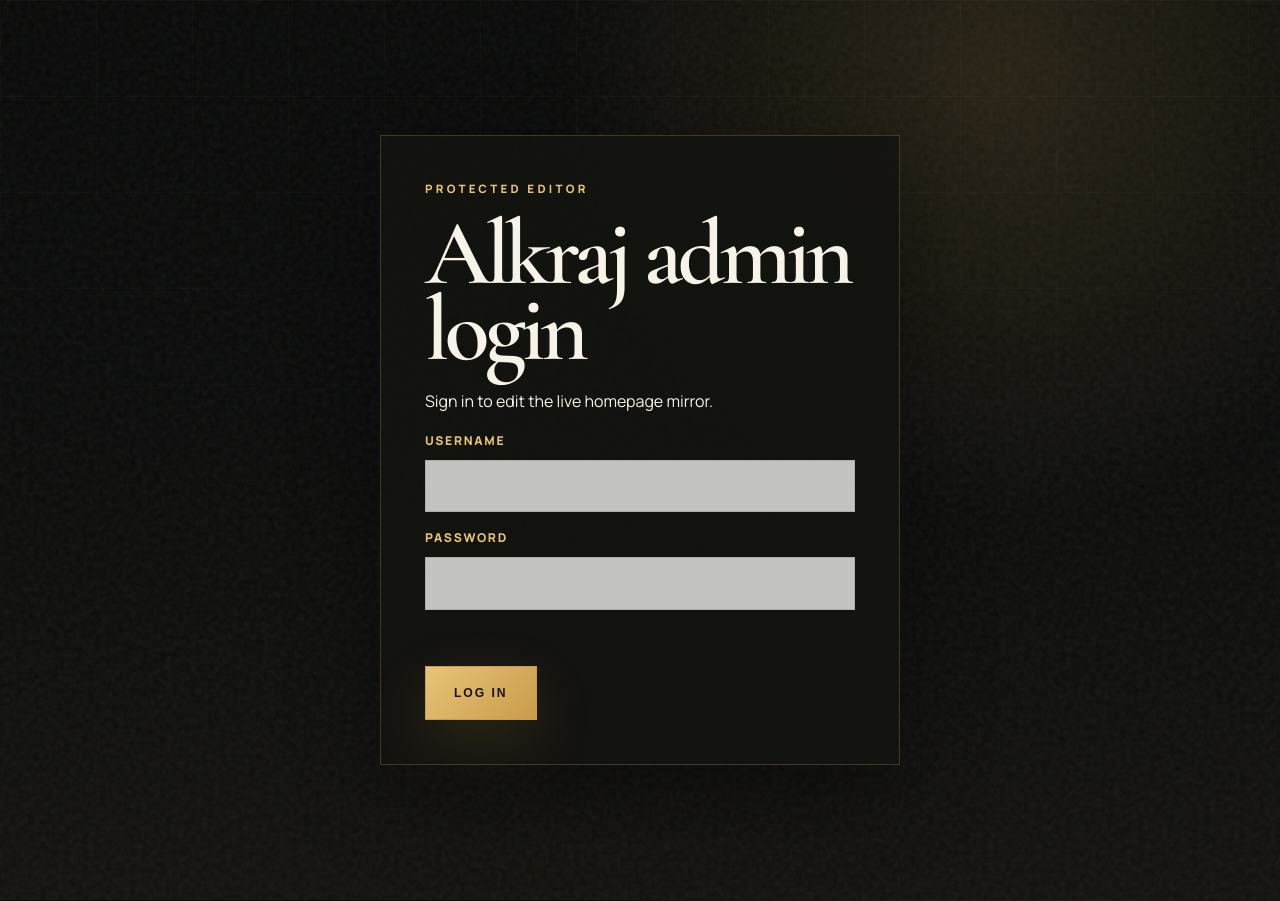
<file: edit/index.html>
<!doctype html>
<html lang="en">
  <head>
    <meta charset="UTF-8" />
    <meta name="viewport" content="width=device-width, initial-scale=1.0" />
    <meta name="robots" content="noindex, nofollow" />
    <title>Edit Homepage | Alkraj Real Estate</title>
    <link rel="preconnect" href="https://fonts.googleapis.com" />
    <link rel="preconnect" href="https://fonts.gstatic.com" crossorigin />
    <link
      href="https://fonts.googleapis.com/css2?family=Cormorant+Garamond:wght@500;600;700&family=Manrope:wght@300..800&display=swap"
      rel="stylesheet"
    />
    <link rel="stylesheet" href="../styles.css" />
  </head>
  <body class="admin-page">
    <div class="admin-login" data-login-screen>
      <form class="admin-login-card" data-login-form>
        <p class="eyebrow">Protected editor</p>
        <h1>Alkraj admin login</h1>
        <p>Sign in to edit the live homepage mirror.</p>
        <label>Username<input type="text" name="username" autocomplete="username" required /></label>
        <label>Password<input type="password" name="password" autocomplete="current-password" required /></label>
        <p class="admin-login-error" data-login-error role="alert"></p>
        <button class="button primary" type="submit">Log in</button>
      </form>
    </div>

    <div class="admin-workspace" data-admin-app hidden>
      <header class="site-header">
        <nav class="navbar" aria-label="Primary navigation">
          <a class="brand" href="#home" aria-label="Alkraj Real Estate home">
            <span class="brand-mark">A</span>
            <span>
              <strong>Alkraj Developers</strong>
              <small>Luxury Real Estate</small>
            </span>
          </a>
          <button class="menu-toggle" type="button" aria-expanded="false" aria-controls="primary-menu">
            <span class="sr-only">Toggle menu</span>
            <span aria-hidden="true"></span>
            <span aria-hidden="true"></span>
          </button>
          <div class="nav-links" id="primary-menu">
            <a href="#properties">Properties</a>
            <a href="#services">Services</a>
            <a href="#experience">Experience</a>
            <a class="nav-cta" href="#contact">Book a tour</a>
          </div>
        </nav>
      </header>

      <aside class="admin-toolbar" aria-label="Homepage editor controls">
        <strong>Homepage editor</strong>
        <button type="button" data-preview-toggle>Preview</button>
        <button type="button" data-save-content>Save Changes</button>
        <button type="button" data-reset-draft>Reset Changes</button>
        <button type="button" data-logout>Logout</button>
        <small data-save-status>Unsaved draft</small>
      </aside>

      <main id="home" data-home-root data-admin-canvas aria-live="polite"></main>

      <footer class="site-footer">
        <p>© <span id="year"></span> Alkraj Real Estate. Luxury property advisory.</p>
        <a href="#home">Back to top</a>
      </footer>
    </div>

    <input class="sr-only" type="file" accept="image/*" data-image-upload />
    <script src="../script.js"></script>
    <script src="edit.js"></script>
  </body>
</html>
</file>
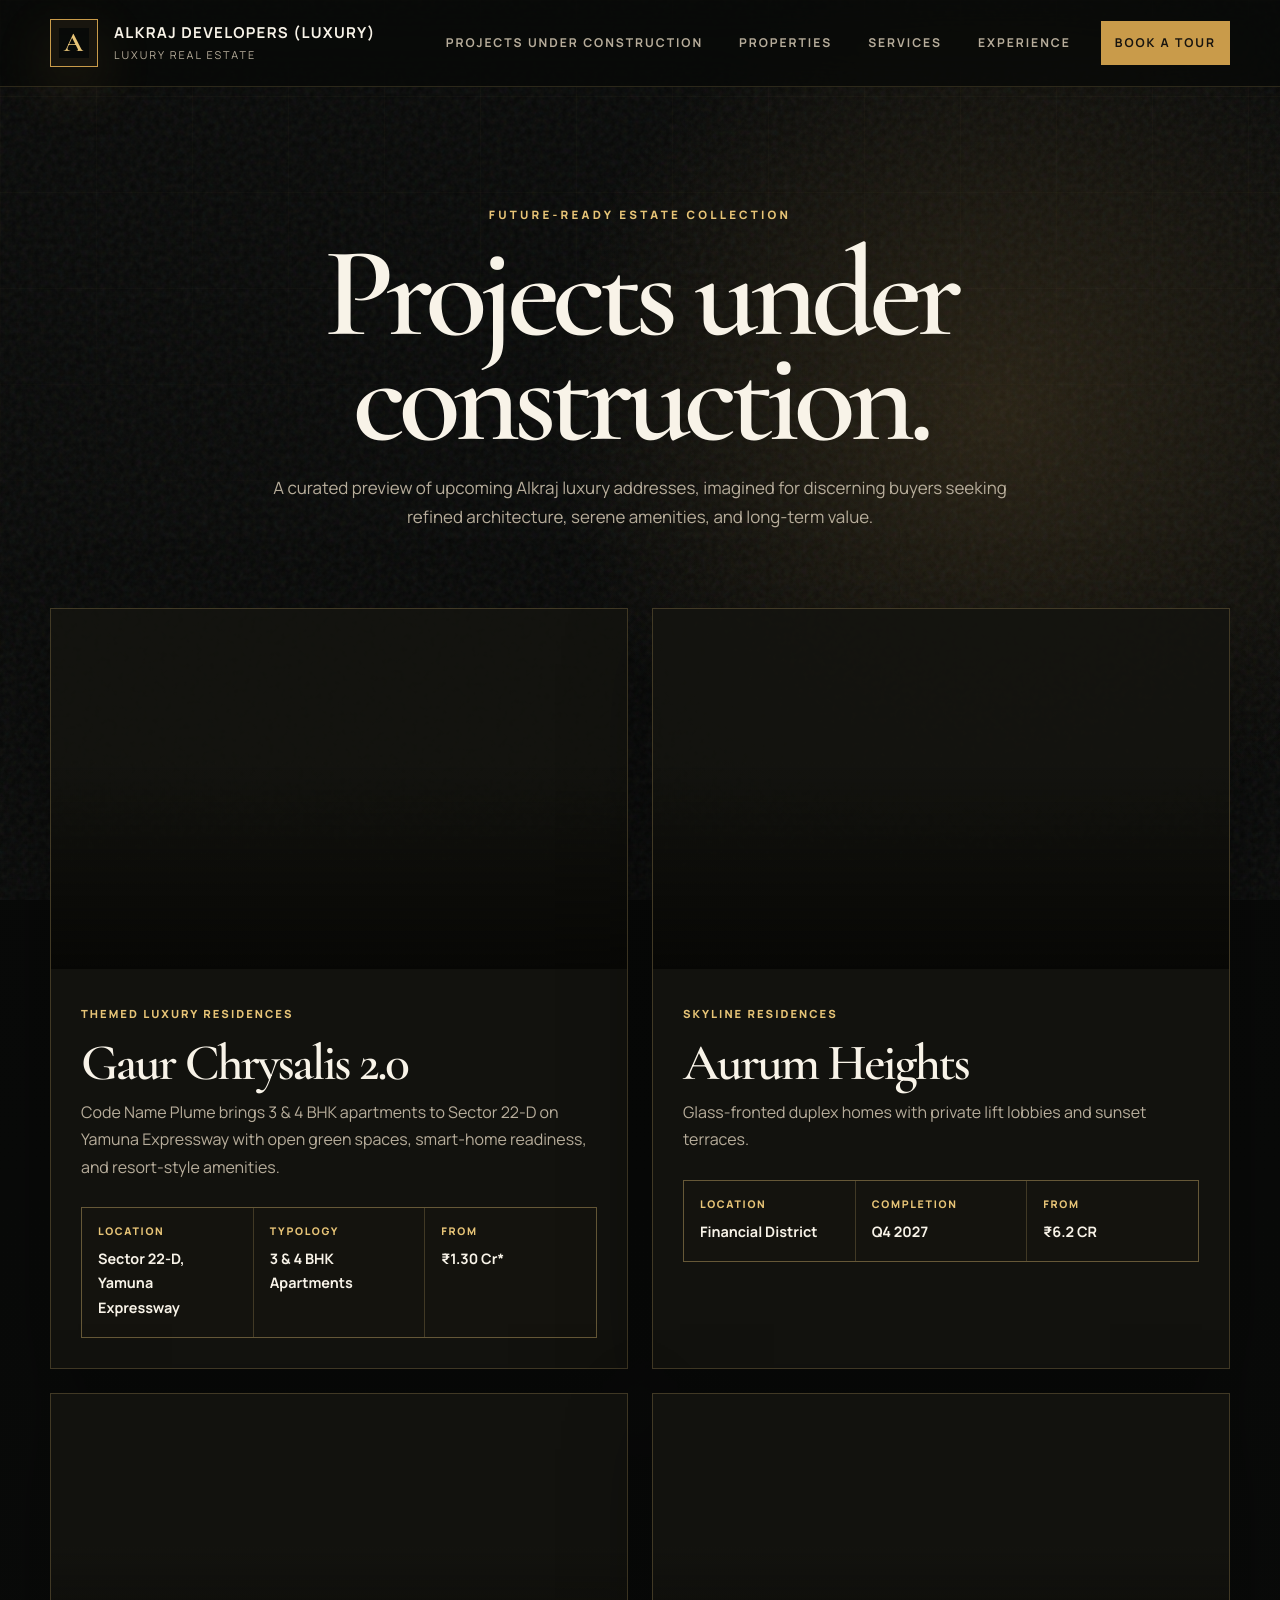
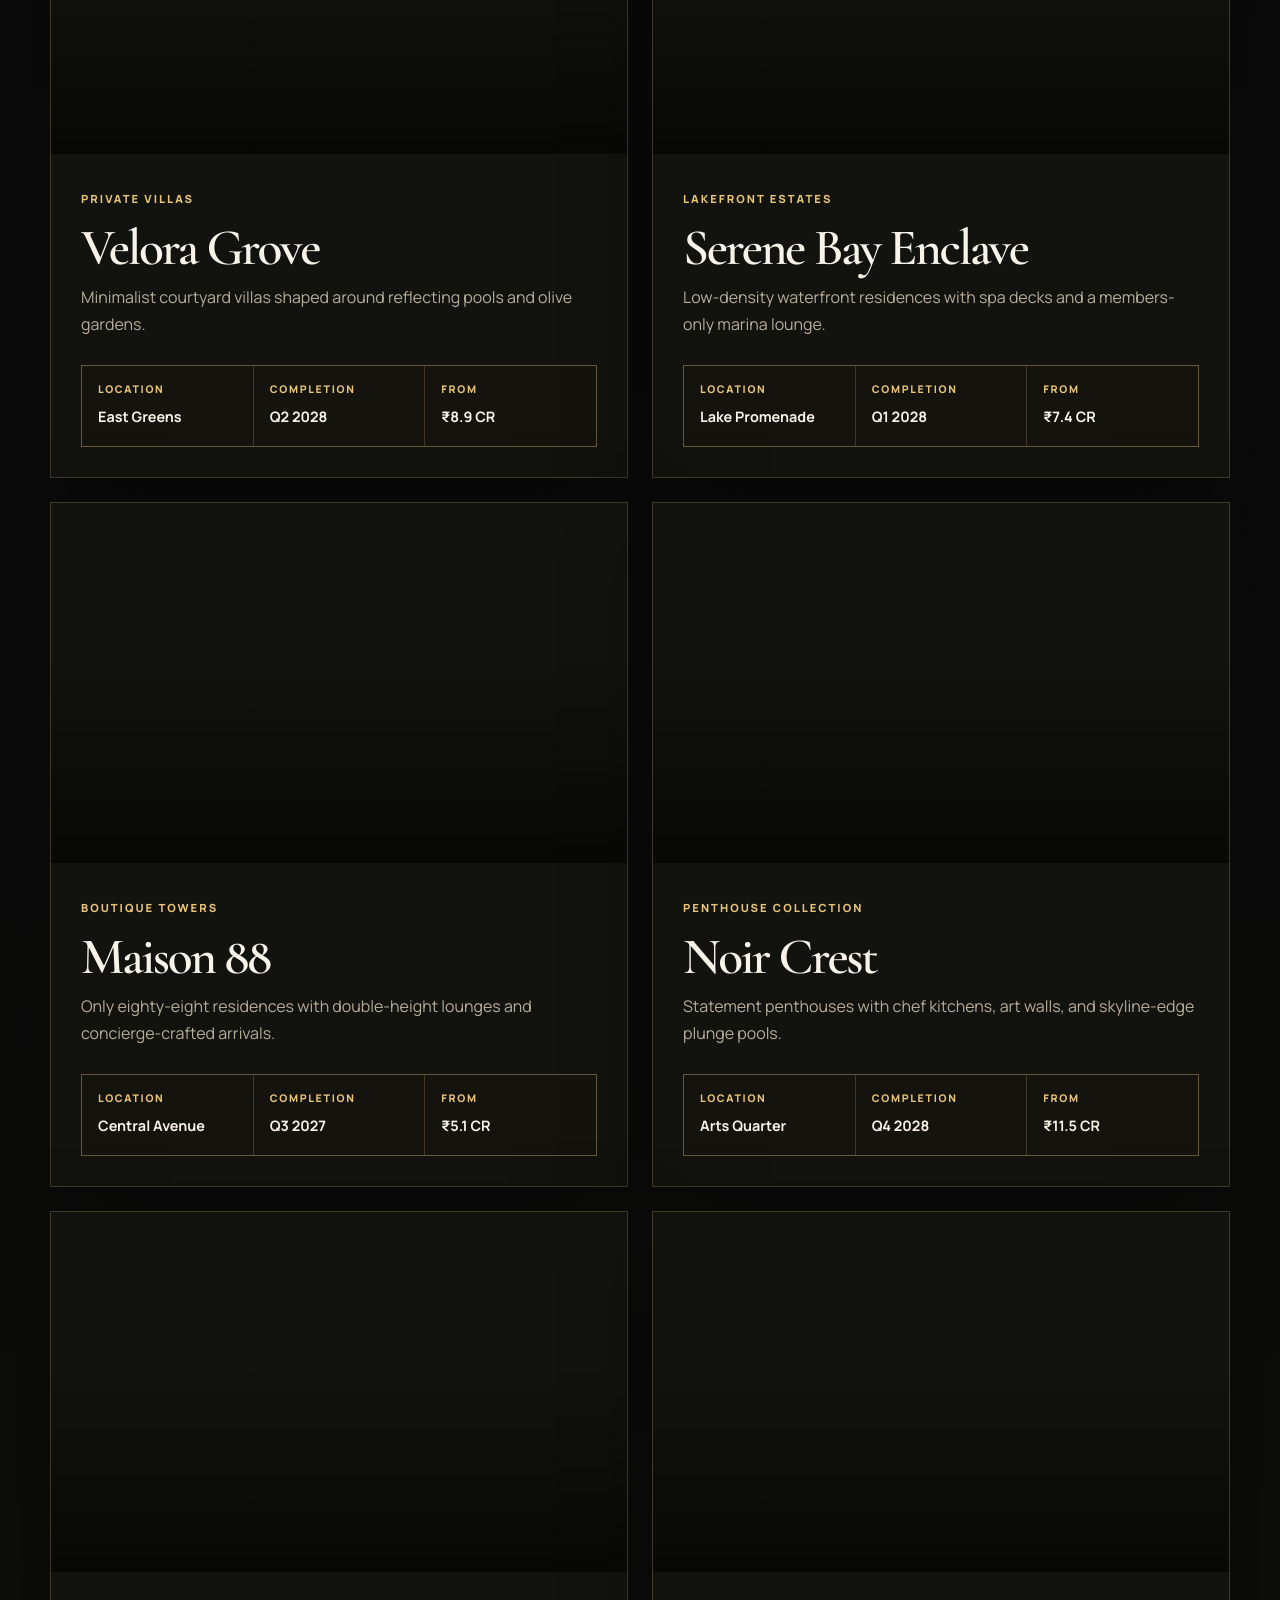
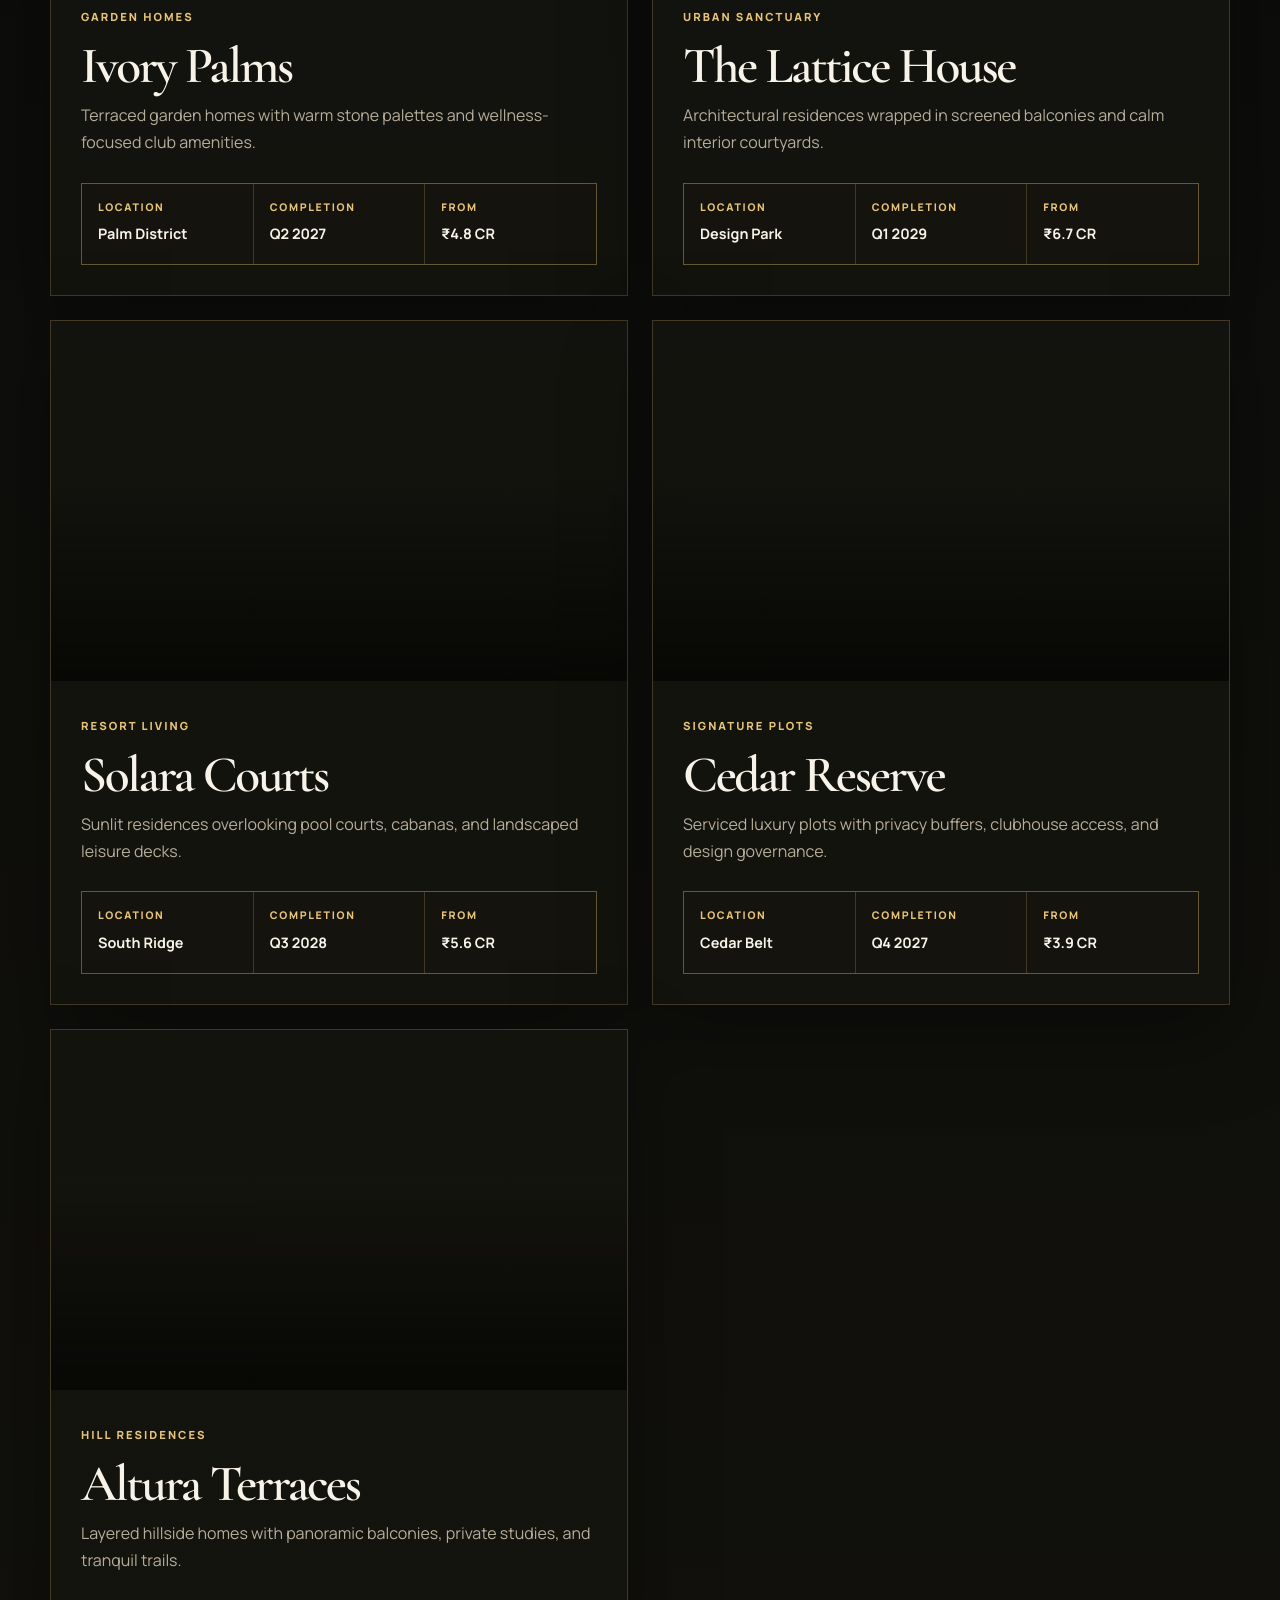
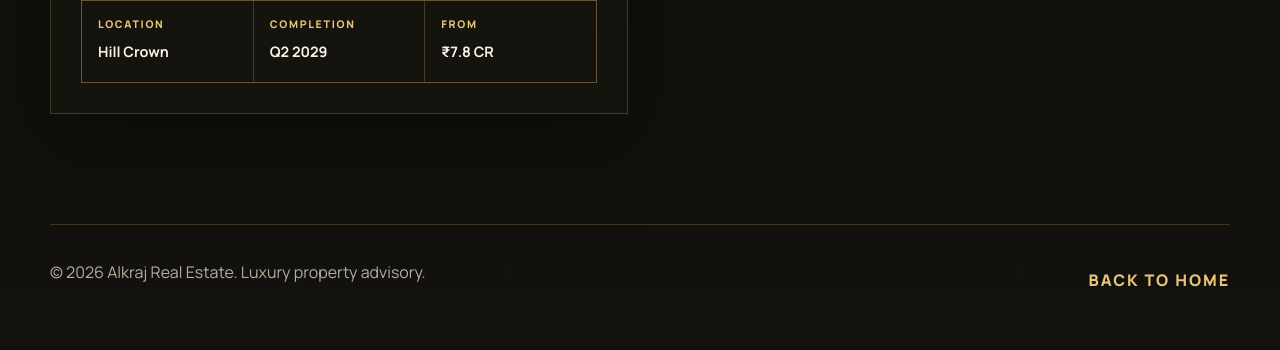
<file: projects-under-construction.html>
<!doctype html>
<html lang="en">
  <head>
    <meta charset="UTF-8" />
    <meta name="viewport" content="width=device-width, initial-scale=1.0" />
    <meta
      name="description"
      content="Explore Alkraj Developers luxury projects under construction with curated mock residences and investment opportunities."
    />
    <title>Projects Under Construction | Alkraj Developers (Luxury)</title>
    <link rel="preconnect" href="https://fonts.googleapis.com" />
    <link rel="preconnect" href="https://fonts.gstatic.com" crossorigin />
    <link
      href="https://fonts.googleapis.com/css2?family=Cormorant+Garamond:wght@500;600;700&family=Manrope:wght@300..800&display=swap"
      rel="stylesheet"
    />
    <link rel="stylesheet" href="styles.css" />
  </head>
  <body>
    <header class="site-header">
      <nav class="navbar" aria-label="Primary navigation">
        <a class="brand" href="index.html#home" aria-label="Alkraj Real Estate home">
          <span class="brand-mark">A</span>
          <span>
            <strong>Alkraj Developers (Luxury)</strong>
            <small>Luxury Real Estate</small>
          </span>
        </a>
        <button
          class="menu-toggle"
          type="button"
          aria-expanded="false"
          aria-controls="primary-menu"
        >
          <span class="sr-only">Toggle menu</span>
          <span aria-hidden="true"></span>
          <span aria-hidden="true"></span>
        </button>
        <div class="nav-links" id="primary-menu">
          <a href="projects-under-construction.html" aria-current="page">Projects Under Construction</a>
          <a href="index.html#properties">Properties</a>
          <a href="index.html#services">Services</a>
          <a href="index.html#experience">Experience</a>
          <a class="nav-cta" href="index.html#contact">Book a tour</a>
        </div>
      </nav>
    </header>

    <main class="projects-page">
      <section class="projects-hero section-shell">
        <p class="eyebrow">Future-ready estate collection</p>
        <h1>Projects under construction.</h1>
        <p>
          A curated preview of upcoming Alkraj luxury addresses, imagined for discerning buyers seeking refined architecture,
          serene amenities, and long-term value.
        </p>
      </section>

      <section class="construction-grid section-shell" aria-label="Projects under construction listings">
        <article class="construction-card">
          <div class="construction-image" style="background-image: linear-gradient(180deg, transparent 42%, rgba(9, 9, 7, 0.78)), url('https://images.unsplash.com/photo-1600607687920-4e2a09cf159d?auto=format&fit=crop&w=1200&q=84')"></div>
          <div class="construction-content"><span class="tag">Themed luxury residences</span><h2>Gaur Chrysalis 2.0</h2><p>Code Name Plume brings 3 &amp; 4 BHK apartments to Sector 22-D on Yamuna Expressway with open green spaces, smart-home readiness, and resort-style amenities.</p><dl><div><dt>Location</dt><dd>Sector 22-D, Yamuna Expressway</dd></div><div><dt>Typology</dt><dd>3 &amp; 4 BHK Apartments</dd></div><div><dt>From</dt><dd>₹1.30 Cr*</dd></div></dl></div>
        </article>
        <article class="construction-card">
          <div class="construction-image" style="background-image: linear-gradient(180deg, transparent 42%, rgba(9, 9, 7, 0.78)), url('https://images.unsplash.com/photo-1600607687644-c7171b42498b?auto=format&fit=crop&w=1200&q=84')"></div>
          <div class="construction-content"><span class="tag">Skyline residences</span><h2>Aurum Heights</h2><p>Glass-fronted duplex homes with private lift lobbies and sunset terraces.</p><dl><div><dt>Location</dt><dd>Financial District</dd></div><div><dt>Completion</dt><dd>Q4 2027</dd></div><div><dt>From</dt><dd>₹6.2 CR</dd></div></dl></div>
        </article>
        <article class="construction-card">
          <div class="construction-image" style="background-image: linear-gradient(180deg, transparent 42%, rgba(9, 9, 7, 0.78)), url('https://images.unsplash.com/photo-1600047509807-ba8f99d2cdde?auto=format&fit=crop&w=1200&q=84')"></div>
          <div class="construction-content"><span class="tag">Private villas</span><h2>Velora Grove</h2><p>Minimalist courtyard villas shaped around reflecting pools and olive gardens.</p><dl><div><dt>Location</dt><dd>East Greens</dd></div><div><dt>Completion</dt><dd>Q2 2028</dd></div><div><dt>From</dt><dd>₹8.9 CR</dd></div></dl></div>
        </article>
        <article class="construction-card">
          <div class="construction-image" style="background-image: linear-gradient(180deg, transparent 42%, rgba(9, 9, 7, 0.78)), url('https://images.unsplash.com/photo-1600566753190-17f0baa2a6c3?auto=format&fit=crop&w=1200&q=84')"></div>
          <div class="construction-content"><span class="tag">Lakefront estates</span><h2>Serene Bay Enclave</h2><p>Low-density waterfront residences with spa decks and a members-only marina lounge.</p><dl><div><dt>Location</dt><dd>Lake Promenade</dd></div><div><dt>Completion</dt><dd>Q1 2028</dd></div><div><dt>From</dt><dd>₹7.4 CR</dd></div></dl></div>
        </article>
        <article class="construction-card">
          <div class="construction-image" style="background-image: linear-gradient(180deg, transparent 42%, rgba(9, 9, 7, 0.78)), url('https://images.unsplash.com/photo-1600573472591-ee6b68d14c68?auto=format&fit=crop&w=1200&q=84')"></div>
          <div class="construction-content"><span class="tag">Boutique towers</span><h2>Maison 88</h2><p>Only eighty-eight residences with double-height lounges and concierge-crafted arrivals.</p><dl><div><dt>Location</dt><dd>Central Avenue</dd></div><div><dt>Completion</dt><dd>Q3 2027</dd></div><div><dt>From</dt><dd>₹5.1 CR</dd></div></dl></div>
        </article>
        <article class="construction-card">
          <div class="construction-image" style="background-image: linear-gradient(180deg, transparent 42%, rgba(9, 9, 7, 0.78)), url('https://images.unsplash.com/photo-1600607688969-a5bfcd646154?auto=format&fit=crop&w=1200&q=84')"></div>
          <div class="construction-content"><span class="tag">Penthouse collection</span><h2>Noir Crest</h2><p>Statement penthouses with chef kitchens, art walls, and skyline-edge plunge pools.</p><dl><div><dt>Location</dt><dd>Arts Quarter</dd></div><div><dt>Completion</dt><dd>Q4 2028</dd></div><div><dt>From</dt><dd>₹11.5 CR</dd></div></dl></div>
        </article>
        <article class="construction-card">
          <div class="construction-image" style="background-image: linear-gradient(180deg, transparent 42%, rgba(9, 9, 7, 0.78)), url('https://images.unsplash.com/photo-1600566752355-35792bedcfea?auto=format&fit=crop&w=1200&q=84')"></div>
          <div class="construction-content"><span class="tag">Garden homes</span><h2>Ivory Palms</h2><p>Terraced garden homes with warm stone palettes and wellness-focused club amenities.</p><dl><div><dt>Location</dt><dd>Palm District</dd></div><div><dt>Completion</dt><dd>Q2 2027</dd></div><div><dt>From</dt><dd>₹4.8 CR</dd></div></dl></div>
        </article>
        <article class="construction-card">
          <div class="construction-image" style="background-image: linear-gradient(180deg, transparent 42%, rgba(9, 9, 7, 0.78)), url('https://images.unsplash.com/photo-1600585154526-990dced4db0d?auto=format&fit=crop&w=1200&q=84')"></div>
          <div class="construction-content"><span class="tag">Urban sanctuary</span><h2>The Lattice House</h2><p>Architectural residences wrapped in screened balconies and calm interior courtyards.</p><dl><div><dt>Location</dt><dd>Design Park</dd></div><div><dt>Completion</dt><dd>Q1 2029</dd></div><div><dt>From</dt><dd>₹6.7 CR</dd></div></dl></div>
        </article>
        <article class="construction-card">
          <div class="construction-image" style="background-image: linear-gradient(180deg, transparent 42%, rgba(9, 9, 7, 0.78)), url('https://images.unsplash.com/photo-1600607687920-4e2a09cf159d?auto=format&fit=crop&w=1200&q=84')"></div>
          <div class="construction-content"><span class="tag">Resort living</span><h2>Solara Courts</h2><p>Sunlit residences overlooking pool courts, cabanas, and landscaped leisure decks.</p><dl><div><dt>Location</dt><dd>South Ridge</dd></div><div><dt>Completion</dt><dd>Q3 2028</dd></div><div><dt>From</dt><dd>₹5.6 CR</dd></div></dl></div>
        </article>
        <article class="construction-card">
          <div class="construction-image" style="background-image: linear-gradient(180deg, transparent 42%, rgba(9, 9, 7, 0.78)), url('https://images.unsplash.com/photo-1600607687939-ce8a6c25118c?auto=format&fit=crop&w=1200&q=84')"></div>
          <div class="construction-content"><span class="tag">Signature plots</span><h2>Cedar Reserve</h2><p>Serviced luxury plots with privacy buffers, clubhouse access, and design governance.</p><dl><div><dt>Location</dt><dd>Cedar Belt</dd></div><div><dt>Completion</dt><dd>Q4 2027</dd></div><div><dt>From</dt><dd>₹3.9 CR</dd></div></dl></div>
        </article>
        <article class="construction-card">
          <div class="construction-image" style="background-image: linear-gradient(180deg, transparent 42%, rgba(9, 9, 7, 0.78)), url('https://images.unsplash.com/photo-1600566752229-250ed79470f8?auto=format&fit=crop&w=1200&q=84')"></div>
          <div class="construction-content"><span class="tag">Hill residences</span><h2>Altura Terraces</h2><p>Layered hillside homes with panoramic balconies, private studies, and tranquil trails.</p><dl><div><dt>Location</dt><dd>Hill Crown</dd></div><div><dt>Completion</dt><dd>Q2 2029</dd></div><div><dt>From</dt><dd>₹7.8 CR</dd></div></dl></div>
        </article>
      </section>
    </main>

    <footer class="site-footer">
      <p>© <span id="year"></span> Alkraj Real Estate. Luxury property advisory.</p>
      <a href="index.html#home">Back to home</a>
    </footer>

    <script src="script.js"></script>
  </body>
</html>
</file>
<file: styles.css>
:root {
  --bg: #0a0b0a;
  --bg-2: #11120f;
  --surface: #171814;
  --surface-soft: #f5efe3;
  --ink: #f8f3e8;
  --ink-dark: #17140f;
  --muted: #b7ad9b;
  --muted-dark: #6f6556;
  --gold: #c99b4a;
  --gold-light: #e7c477;
  --gold-soft: rgba(201, 155, 74, 0.14);
  --line: rgba(231, 196, 119, 0.22);
  --line-dark: rgba(23, 20, 15, 0.12);
  --shadow: 0 28px 80px rgba(0, 0, 0, 0.36);
  --shadow-gold: 0 20px 60px rgba(201, 155, 74, 0.16);
  --serif: "Cormorant Garamond", Georgia, serif;
  --sans: Manrope, system-ui, -apple-system, BlinkMacSystemFont, "Segoe UI", sans-serif;
  --radius-lg: 0;
  --radius-md: 0;
}

* {
  box-sizing: border-box;
}

html {
  scroll-behavior: smooth;
}

body {
  min-height: 100vh;
  margin: 0;
  color: var(--ink);
  background:
    radial-gradient(circle at 78% 8%, rgba(201, 155, 74, 0.16), transparent 28rem),
    linear-gradient(180deg, #080908 0%, var(--bg) 46%, #12110d 100%);
  font-family: var(--sans);
  font-weight: 400;
  line-height: 1.7;
  text-rendering: geometricPrecision;
  -webkit-font-smoothing: antialiased;
  -moz-osx-font-smoothing: grayscale;
}

body::before {
  position: fixed;
  inset: 0;
  z-index: -1;
  pointer-events: none;
  content: "";
  background-image:
    linear-gradient(rgba(231, 196, 119, 0.045) 1px, transparent 1px),
    linear-gradient(90deg, rgba(231, 196, 119, 0.035) 1px, transparent 1px);
  background-size: 96px 96px;
  mask-image: linear-gradient(to bottom, rgba(0, 0, 0, 0.86), transparent 78%);
}

body::after {
  position: fixed;
  inset: 0;
  z-index: -1;
  pointer-events: none;
  content: "";
  opacity: 0.16;
  background-image: url("data:image/svg+xml,%3Csvg viewBox='0 0 200 200' xmlns='http://www.w3.org/2000/svg'%3E%3Cfilter id='n'%3E%3CfeTurbulence type='fractalNoise' baseFrequency='.75' numOctaves='3' stitchTiles='stitch'/%3E%3C/filter%3E%3Crect width='100%25' height='100%25' filter='url(%23n)' opacity='.45'/%3E%3C/svg%3E");
}

a {
  color: inherit;
  text-decoration: none;
}

.site-header {
  position: fixed;
  top: 0;
  right: 0;
  left: 0;
  z-index: 10;
  border-bottom: 1px solid rgba(231, 196, 119, 0.16);
  background: rgba(8, 9, 8, 0.72);
  backdrop-filter: blur(20px) saturate(140%);
}

.navbar,
.section-shell,
.site-footer {
  width: min(1180px, calc(100% - 36px));
  margin: 0 auto;
}

.navbar {
  display: flex;
  align-items: center;
  justify-content: space-between;
  min-height: 86px;
}

.brand,
.nav-links {
  display: flex;
  align-items: center;
}

.brand {
  gap: 16px;
  letter-spacing: 0.08em;
  text-transform: uppercase;
}

.brand span:last-child {
  display: grid;
  gap: 1px;
}

.brand strong {
  font-size: 0.94rem;
  font-weight: 700;
}

.brand small {
  color: var(--muted);
  font-size: 0.68rem;
  letter-spacing: 0.18em;
}

.brand-mark {
  display: grid;
  width: 48px;
  height: 48px;
  place-items: center;
  color: var(--gold-light);
  border: 1px solid var(--gold);
  font-family: var(--serif);
  font-size: 1.7rem;
  font-weight: 700;
  box-shadow: inset 0 0 0 8px rgba(201, 155, 74, 0.08), var(--shadow-gold);
}

.nav-links {
  gap: 8px;
  color: var(--muted);
  font-size: 0.76rem;
  font-weight: 700;
  letter-spacing: 0.16em;
  text-transform: uppercase;
}

.nav-links a {
  padding: 12px 14px;
  transition: color 180ms ease, background 180ms ease, transform 180ms ease;
}

.nav-links a:hover {
  color: var(--gold-light);
  background: rgba(201, 155, 74, 0.08);
  transform: translateY(-1px);
}

.nav-links .nav-cta {
  margin-left: 8px;
  color: var(--ink-dark);
  background: var(--gold);
}

.menu-toggle {
  display: none;
  width: 46px;
  height: 38px;
  padding: 0;
  border: 1px solid var(--line);
  background: transparent;
}

.menu-toggle span:not(.sr-only) {
  display: block;
  width: 21px;
  height: 1px;
  margin: 6px auto;
  background: var(--gold-light);
}

.sr-only {
  position: absolute;
  width: 1px;
  height: 1px;
  padding: 0;
  overflow: hidden;
  clip: rect(0, 0, 0, 0);
  white-space: nowrap;
  border: 0;
}

.hero {
  position: relative;
  min-height: 100vh;
  isolation: isolate;
  overflow: hidden;
}

.hero-media,
.hero-overlay {
  position: absolute;
  inset: 0;
}

.hero-media {
  z-index: -3;
  background-image: url("https://images.unsplash.com/photo-1613977257363-707ba9348227?auto=format&fit=crop&w=2200&q=85");
  background-position: center;
  background-size: cover;
  transform: scale(1.02);
}

.hero-overlay {
  z-index: -2;
  background:
    linear-gradient(90deg, rgba(6, 7, 6, 0.92), rgba(6, 7, 6, 0.58) 48%, rgba(6, 7, 6, 0.36)),
    linear-gradient(180deg, rgba(6, 7, 6, 0.42), rgba(6, 7, 6, 0.84));
}

.hero-content {
  display: grid;
  grid-template-columns: minmax(0, 0.92fr) 340px;
  gap: 48px;
  align-items: end;
  min-height: 100vh;
  padding: 170px 0 74px;
}

.hero-copy {
  max-width: 760px;
}

.eyebrow {
  margin: 0 0 16px;
  color: var(--gold-light);
  font-size: 0.72rem;
  font-weight: 800;
  letter-spacing: 0.28em;
  text-transform: uppercase;
}

h1,
h2,
h3,
p {
  margin-top: 0;
}

h1,
h2,
h3 {
  font-family: var(--serif);
  font-weight: 600;
}

h1 {
  max-width: 790px;
  margin-bottom: 24px;
  font-size: clamp(4.6rem, 10vw, 9.8rem);
  line-height: 0.82;
  letter-spacing: -0.055em;
}

h2 {
  margin-bottom: 18px;
  font-size: clamp(2.65rem, 5vw, 5.35rem);
  line-height: 0.92;
  letter-spacing: -0.045em;
}

h3 {
  margin-bottom: 12px;
  font-size: 1.62rem;
  line-height: 1.03;
  letter-spacing: -0.02em;
}

.hero-copy > p:not(.eyebrow),
.intro > p,
.contact-copy p,
.property-content p,
.service-grid p,
.experience-copy > p,
.process-list p,
.hero-reservation p {
  color: var(--muted);
}

.hero-copy > p:not(.eyebrow) {
  max-width: 650px;
  font-size: 1.08rem;
}

.hero-actions {
  display: flex;
  flex-wrap: wrap;
  gap: 16px;
  margin-top: 38px;
}

.button {
  display: inline-flex;
  align-items: center;
  justify-content: center;
  min-height: 54px;
  padding: 0 28px;
  border: 1px solid var(--gold);
  font-size: 0.76rem;
  font-weight: 800;
  letter-spacing: 0.16em;
  text-transform: uppercase;
  cursor: pointer;
  transition: box-shadow 180ms ease, transform 180ms ease, background 180ms ease, color 180ms ease;
}

.button:hover {
  transform: translateY(-2px);
}

.button.primary {
  color: var(--ink-dark);
  background: linear-gradient(135deg, var(--gold-light), var(--gold));
  box-shadow: var(--shadow-gold);
}

.button.primary:hover {
  box-shadow: 0 22px 70px rgba(201, 155, 74, 0.28);
}

.button.secondary {
  color: var(--ink);
  background: rgba(8, 9, 8, 0.3);
}

.button.secondary:hover {
  color: var(--ink-dark);
  background: var(--gold-light);
}

.hero-reservation {
  padding: 30px;
  border: 1px solid var(--line);
  background: rgba(13, 14, 12, 0.76);
  box-shadow: var(--shadow);
  backdrop-filter: blur(18px);
}

.hero-reservation span,
.hero-reservation strong {
  color: var(--gold-light);
  font-size: 0.78rem;
  font-weight: 800;
  letter-spacing: 0.18em;
  text-transform: uppercase;
}

.hero-reservation h2 {
  margin: 10px 0;
  font-size: 2.8rem;
}

.hero-reservation p {
  margin-bottom: 22px;
}

.intro {
  display: grid;
  grid-template-columns: 1fr 0.72fr;
  gap: 52px;
  align-items: end;
  padding: 108px 0 58px;
}

.intro .hero-stats {
  grid-column: 1 / -1;
}

.hero-stats {
  display: grid;
  grid-template-columns: repeat(3, 1fr);
  gap: 1px;
  margin: 0;
  border: 1px solid var(--line);
  background: var(--line);
}

.hero-stats div {
  padding: 30px;
  background: rgba(18, 17, 13, 0.92);
}

.hero-stats dt {
  color: var(--gold-light);
  font-family: var(--serif);
  font-size: 3.6rem;
  font-weight: 600;
  line-height: 0.9;
}

.hero-stats dd {
  margin: 10px 0 0;
  color: var(--muted);
  font-size: 0.78rem;
  font-weight: 800;
  letter-spacing: 0.18em;
  text-transform: uppercase;
}

.section-heading {
  max-width: 860px;
  padding: 70px 0 34px;
  text-align: center;
}

.section-heading.compact {
  max-width: 600px;
  padding: 0;
  text-align: left;
}

.property-grid {
  display: grid;
  grid-template-columns: 1.24fr 0.88fr 0.88fr;
  gap: 24px;
}

.property-card,
.service-grid article,
.contact-form,
.process-list article {
  overflow: hidden;
  border: 1px solid var(--line);
  background: rgba(20, 20, 16, 0.92);
  box-shadow: var(--shadow);
}

.property-card,
.service-grid article,
.process-list article,
.hero-stats div {
  transition: transform 180ms ease, border-color 180ms ease, box-shadow 180ms ease;
}

.property-card:hover,
.service-grid article:hover,
.process-list article:hover,
.hero-stats div:hover {
  transform: translateY(-6px);
  border-color: rgba(231, 196, 119, 0.44);
  box-shadow: 0 30px 90px rgba(0, 0, 0, 0.44);
}

.property-image {
  min-height: 330px;
  background-position: center;
  background-size: cover;
  filter: saturate(0.92) contrast(1.04);
}

.feature-card .property-image {
  min-height: 520px;
}

.estate {
  background-image:
    linear-gradient(180deg, transparent 48%, rgba(9, 9, 7, 0.72)),
    url("https://images.unsplash.com/photo-1600566753086-00f18fb6b3ea?auto=format&fit=crop&w=1400&q=84");
}

.penthouse {
  background-image:
    linear-gradient(180deg, transparent 48%, rgba(9, 9, 7, 0.7)),
    url("https://images.unsplash.com/photo-1600607687939-ce8a6c25118c?auto=format&fit=crop&w=1000&q=84");
}

.villa {
  background-image:
    linear-gradient(180deg, transparent 48%, rgba(9, 9, 7, 0.7)),
    url("https://images.unsplash.com/photo-1600585154340-be6161a56a0c?auto=format&fit=crop&w=1000&q=84");
}

.experience-image {
  min-height: 620px;
  border: 1px solid var(--line);
  background-image:
    linear-gradient(180deg, rgba(9, 9, 7, 0.02), rgba(9, 9, 7, 0.36)),
    url("https://images.unsplash.com/photo-1600210491892-03d54c0aaf87?auto=format&fit=crop&w=1200&q=84");
  background-position: center;
  background-size: cover;
  box-shadow: var(--shadow);
}

.property-content,
.contact-form,
.service-grid article,
.process-list article {
  padding: 30px;
}

.tag {
  display: inline-flex;
  margin-bottom: 16px;
  color: var(--gold-light);
  font-size: 0.7rem;
  font-weight: 800;
  letter-spacing: 0.18em;
  text-transform: uppercase;
}

.property-content ul {
  display: flex;
  flex-wrap: wrap;
  gap: 8px;
  padding: 0;
  margin: 22px 0 0;
  list-style: none;
}

.property-content li {
  padding: 8px 11px;
  color: var(--ink);
  border: 1px solid var(--line);
  background: var(--gold-soft);
  font-size: 0.76rem;
  font-weight: 700;
}

.experience,
.services,
.contact {
  padding: 110px 0;
}

.experience {
  display: grid;
  grid-template-columns: 0.95fr 1.05fr;
  gap: 62px;
  align-items: center;
}

.process-list {
  display: grid;
  grid-template-columns: repeat(2, 1fr);
  gap: 18px;
  margin-top: 34px;
}

.process-list span,
.service-grid span {
  color: var(--gold-light);
  font-size: 0.76rem;
  font-weight: 800;
  letter-spacing: 0.2em;
}

.services {
  display: grid;
  grid-template-columns: 0.82fr 1.18fr;
  gap: 44px;
  align-items: start;
}

.service-grid {
  display: grid;
  grid-template-columns: repeat(3, 1fr);
  gap: 18px;
}

.testimonial {
  padding: 70px 8vw;
  border-block: 1px solid var(--line);
  text-align: center;
}

.testimonial p {
  max-width: 920px;
  margin: 0 auto 22px;
  font-family: var(--serif);
  font-size: clamp(2.2rem, 4.4vw, 4.8rem);
  line-height: 0.98;
  letter-spacing: -0.035em;
}

.testimonial span {
  color: var(--gold-light);
  font-size: 0.72rem;
  font-weight: 800;
  letter-spacing: 0.22em;
  text-transform: uppercase;
}

.contact {
  display: grid;
  grid-template-columns: 0.92fr 1.08fr;
  gap: 44px;
  align-items: center;
}

.contact-copy a {
  display: inline-flex;
  margin-top: 18px;
  color: var(--gold-light);
  font-weight: 800;
}

.contact-form {
  display: grid;
  gap: 18px;
  background: var(--surface-soft);
  color: var(--ink-dark);
}

.contact-form label {
  display: grid;
  gap: 8px;
  color: var(--ink-dark);
  font-size: 0.78rem;
  font-weight: 800;
  letter-spacing: 0.12em;
  text-transform: uppercase;
}

input,
textarea {
  width: 100%;
  border: 1px solid var(--line-dark);
  padding: 15px 16px;
  color: var(--ink-dark);
  background: rgba(255, 255, 255, 0.74);
  font: inherit;
}

input:focus,
textarea:focus {
  outline: 3px solid rgba(201, 155, 74, 0.28);
  border-color: var(--gold);
}

.contact-form .button.primary {
  width: fit-content;
}

.contact-form .button.primary:disabled {
  cursor: wait;
  opacity: 0.68;
  transform: none;
}

.form-status {
  min-height: 1.4em;
  margin: -4px 0 0;
  color: var(--ink-dark);
  font-weight: 700;
}

.form-status.is-success {
  color: #1c6f3f;
}

.form-status.is-error {
  color: #9b2f24;
}

.site-footer {
  display: flex;
  flex-wrap: wrap;
  align-items: center;
  justify-content: space-between;
  gap: 16px;
  padding: 34px 0 48px;
  color: var(--muted);
  border-top: 1px solid var(--line);
}

.site-footer a {
  color: var(--gold-light);
  font-weight: 800;
  letter-spacing: 0.12em;
  text-transform: uppercase;
}

@media (max-width: 980px) {
  .menu-toggle {
    display: block;
  }

  .nav-links {
    position: absolute;
    top: 86px;
    right: 18px;
    left: 18px;
    display: none;
    flex-direction: column;
    align-items: stretch;
    padding: 18px;
    border: 1px solid var(--line);
    background: rgba(8, 9, 8, 0.96);
    box-shadow: var(--shadow);
  }

  .nav-links.is-open {
    display: flex;
  }

  .nav-links .nav-cta {
    margin-left: 0;
  }

  .hero-content,
  .intro,
  .experience,
  .services,
  .contact {
    grid-template-columns: 1fr;
  }

  .hero-reservation {
    max-width: 420px;
  }

  .property-grid,
  .service-grid,
  .process-list {
    grid-template-columns: 1fr;
  }

  .feature-card .property-image,
  .experience-image {
    min-height: 420px;
  }
}

@media (max-width: 620px) {
  .navbar,
  .section-shell,
  .site-footer {
    width: min(100% - 28px, 1180px);
  }

  .brand small {
    display: none;
  }

  .hero-content {
    padding-top: 140px;
  }

  h1 {
    font-size: clamp(3.8rem, 20vw, 5.8rem);
  }

  .hero-actions,
  .button,
  .contact-form .button.primary {
    width: 100%;
  }

  .hero-stats {
    grid-template-columns: 1fr;
  }

  .intro,
  .experience,
  .services,
  .contact {
    padding: 72px 0;
  }

  .property-image,
  .feature-card .property-image,
  .experience-image {
    min-height: 330px;
  }
}

/* Admin editing layer. The public homepage never renders these controls. */
.admin-login {
  display: grid;
  min-height: 100vh;
  place-items: center;
  padding: 28px;
}

.admin-login-card {
  width: min(520px, 100%);
  padding: 44px;
  border: 1px solid var(--line);
  background: rgba(20, 20, 16, 0.94);
  box-shadow: var(--shadow);
}

.admin-login-card h1 {
  margin-bottom: 20px;
  font-size: clamp(3.2rem, 8vw, 5.8rem);
}

.admin-login-card label {
  display: grid;
  gap: 8px;
  margin-bottom: 16px;
  color: var(--gold-light);
  font-size: 0.76rem;
  font-weight: 800;
  letter-spacing: 0.14em;
  text-transform: uppercase;
}

.admin-login-error {
  min-height: 1.5em;
  color: #ffb8a8;
}

.admin-workspace[hidden],
.admin-login[hidden] {
  display: none;
}

.admin-toolbar {
  position: fixed;
  right: 18px;
  bottom: 18px;
  z-index: 30;
  display: flex;
  flex-wrap: wrap;
  align-items: center;
  max-width: min(620px, calc(100% - 36px));
  gap: 8px;
  padding: 12px;
  color: var(--ink);
  border: 1px solid var(--line);
  background: rgba(8, 9, 8, 0.92);
  box-shadow: var(--shadow);
  backdrop-filter: blur(18px);
}

.admin-toolbar strong,
.admin-toolbar small {
  padding: 0 8px;
}

.admin-toolbar button,
.edit-drag-handle,
.edit-card-handle,
.edit-image-button {
  min-height: 34px;
  border: 1px solid rgba(231, 196, 119, 0.38);
  color: var(--ink-dark);
  background: var(--gold-light);
  font-family: var(--sans);
  font-size: 0.68rem;
  font-weight: 900;
  letter-spacing: 0.08em;
  text-transform: uppercase;
  cursor: grab;
}

.admin-toolbar button {
  padding: 0 12px;
  cursor: pointer;
}

.editable-section {
  position: relative;
}

[data-home-root="true"],
[data-home-root] {
  min-height: 40vh;
}

[data-home-root][data-editable="true"] .editable-section {
  outline: 1px dashed rgba(231, 196, 119, 0.7);
  outline-offset: -6px;
}

[data-home-root][data-editable="true"] [contenteditable="true"] {
  cursor: text;
  outline: 1px solid transparent;
  outline-offset: 4px;
}

[data-home-root][data-editable="true"] [contenteditable="true"]:hover,
[data-home-root][data-editable="true"] [contenteditable="true"]:focus {
  outline-color: rgba(231, 196, 119, 0.78);
  background: rgba(201, 155, 74, 0.08);
}

.edit-drag-handle,
.edit-card-handle,
.edit-image-button,
.edit-resize-handle {
  position: absolute;
  z-index: 20;
}

.edit-drag-handle {
  top: 12px;
  left: 12px;
  padding: 0 12px;
}

.edit-image-button {
  top: 12px;
  left: 86px;
  padding: 0 12px;
  cursor: pointer;
}

.edit-image-button.small {
  top: 12px;
  right: 12px;
  left: auto;
}

.edit-card-handle {
  top: 12px;
  left: 12px;
  width: 34px;
  cursor: grab;
}

.edit-resize-handle {
  right: 8px;
  bottom: 8px;
  width: 22px;
  height: 22px;
  border-right: 3px solid var(--gold-light);
  border-bottom: 3px solid var(--gold-light);
  cursor: nwse-resize;
}

.property-card {
  position: relative;
}

.is-previewing .edit-drag-handle,
.is-previewing .edit-card-handle,
.is-previewing .edit-image-button,
.is-previewing .edit-resize-handle,
.is-previewing .admin-toolbar + [data-home-root] .editable-section {
  outline: 0;
}

@media (max-width: 620px) {
  .admin-login-card {
    padding: 28px;
  }

  .admin-toolbar {
    right: 10px;
    bottom: 10px;
    max-height: 38vh;
    overflow: auto;
  }
}

.projects-page {
  padding-top: 86px;
}

.projects-hero {
  padding: 120px 0 58px;
  text-align: center;
}

.projects-hero h1 {
  max-width: 900px;
  margin-inline: auto;
}

.projects-hero p:not(.eyebrow) {
  max-width: 760px;
  margin-inline: auto;
  color: var(--muted);
  font-size: 1.06rem;
}

.construction-grid {
  display: grid;
  grid-template-columns: repeat(2, minmax(0, 1fr));
  gap: 24px;
  padding-bottom: 110px;
}

.construction-card {
  overflow: hidden;
  border: 1px solid var(--line);
  background: rgba(20, 20, 16, 0.92);
  box-shadow: var(--shadow);
  transition: transform 180ms ease, border-color 180ms ease, box-shadow 180ms ease;
}

.construction-card:hover {
  transform: translateY(-6px);
  border-color: rgba(231, 196, 119, 0.44);
  box-shadow: 0 30px 90px rgba(0, 0, 0, 0.44);
}

.construction-image {
  min-height: 360px;
  background-position: center;
  background-size: cover;
  filter: saturate(0.94) contrast(1.04);
}

.construction-content {
  padding: 30px;
}

.construction-content h2 {
  margin-bottom: 12px;
  font-size: clamp(2.2rem, 4vw, 3.6rem);
}

.construction-content p {
  color: var(--muted);
}

.construction-content dl {
  display: grid;
  grid-template-columns: repeat(3, 1fr);
  gap: 1px;
  margin: 26px 0 0;
  border: 1px solid var(--line);
  background: var(--line);
}

.construction-content dl div {
  padding: 16px;
  background: rgba(18, 17, 13, 0.94);
}

.construction-content dt {
  color: var(--gold-light);
  font-size: 0.66rem;
  font-weight: 800;
  letter-spacing: 0.16em;
  text-transform: uppercase;
}

.construction-content dd {
  margin: 6px 0 0;
  color: var(--ink);
  font-size: 0.9rem;
  font-weight: 700;
}

@media (max-width: 980px) {
  .construction-grid {
    grid-template-columns: 1fr;
  }
}

@media (max-width: 620px) {
  .projects-hero {
    padding: 82px 0 42px;
  }

  .construction-grid {
    padding-bottom: 72px;
  }

  .construction-image {
    min-height: 300px;
  }

  .construction-content dl {
    grid-template-columns: 1fr;
  }
}

.property-details-button {
  width: 100%;
  margin-top: 24px;
}

body.modal-open {
  overflow: hidden;
}

.project-modal[hidden] {
  display: none;
}

.project-modal {
  position: fixed;
  inset: 0;
  z-index: 40;
  display: grid;
  place-items: center;
  padding: 24px;
}

.project-modal-backdrop {
  position: absolute;
  inset: 0;
  background: rgba(4, 7, 4, 0.78);
  backdrop-filter: blur(12px);
}

.project-modal-panel {
  position: relative;
  z-index: 1;
  width: min(1040px, 100%);
  max-height: min(90vh, 900px);
  overflow: auto;
  border: 1px solid rgba(231, 196, 119, 0.42);
  background: linear-gradient(180deg, #1a2215 0%, #0b0f0a 100%);
  box-shadow: 0 36px 120px rgba(0, 0, 0, 0.62);
}

.project-modal-close {
  position: sticky;
  top: 18px;
  float: right;
  z-index: 3;
  width: 44px;
  height: 44px;
  margin: 18px 18px -62px 0;
  color: var(--ink);
  border: 1px solid rgba(231, 196, 119, 0.5);
  background: rgba(10, 11, 10, 0.78);
  font-size: 1.8rem;
  cursor: pointer;
}

.project-modal-hero {
  min-height: 420px;
  padding: 76px 46px 38px;
  background-position: center;
  background-size: cover;
}

.project-modal-hero h2 {
  max-width: 760px;
  color: var(--gold-light);
}

.modal-badges,
.price-list,
.detail-grid {
  display: grid;
  gap: 12px;
}

.modal-badges {
  grid-template-columns: repeat(3, minmax(0, 1fr));
  margin-top: 32px;
}

.modal-badges span,
.price-list article,
.detail-grid li {
  border: 1px solid rgba(231, 196, 119, 0.24);
  background: rgba(245, 239, 227, 0.08);
  padding: 16px;
}

.project-modal-body {
  display: grid;
  gap: 28px;
  padding: 42px 46px 50px;
}

.price-list {
  grid-template-columns: repeat(2, minmax(0, 1fr));
}

.price-list article {
  display: grid;
  gap: 8px;
}

.price-list b,
.price-list strong {
  color: var(--gold-light);
}

.detail-grid {
  grid-template-columns: repeat(2, minmax(0, 1fr));
  padding: 0;
  margin: 0;
  list-style: none;
}

@media (max-width: 760px) {
  .modal-badges,
  .price-list,
  .detail-grid {
    grid-template-columns: 1fr;
  }

  .project-modal {
    padding: 12px;
  }

  .project-modal-hero,
  .project-modal-body {
    padding-right: 22px;
    padding-left: 22px;
  }
}

.property-card:only-child {
  grid-column: 1 / -1;
  display: grid;
  grid-template-columns: minmax(320px, 1.1fr) minmax(280px, 0.9fr);
}

.property-card:only-child .property-image {
  min-height: 560px;
}

.property-card:only-child .property-content {
  display: flex;
  flex-direction: column;
  justify-content: center;
}

@media (max-width: 860px) {
  .property-card:only-child {
    grid-template-columns: 1fr;
  }
}
</file>
